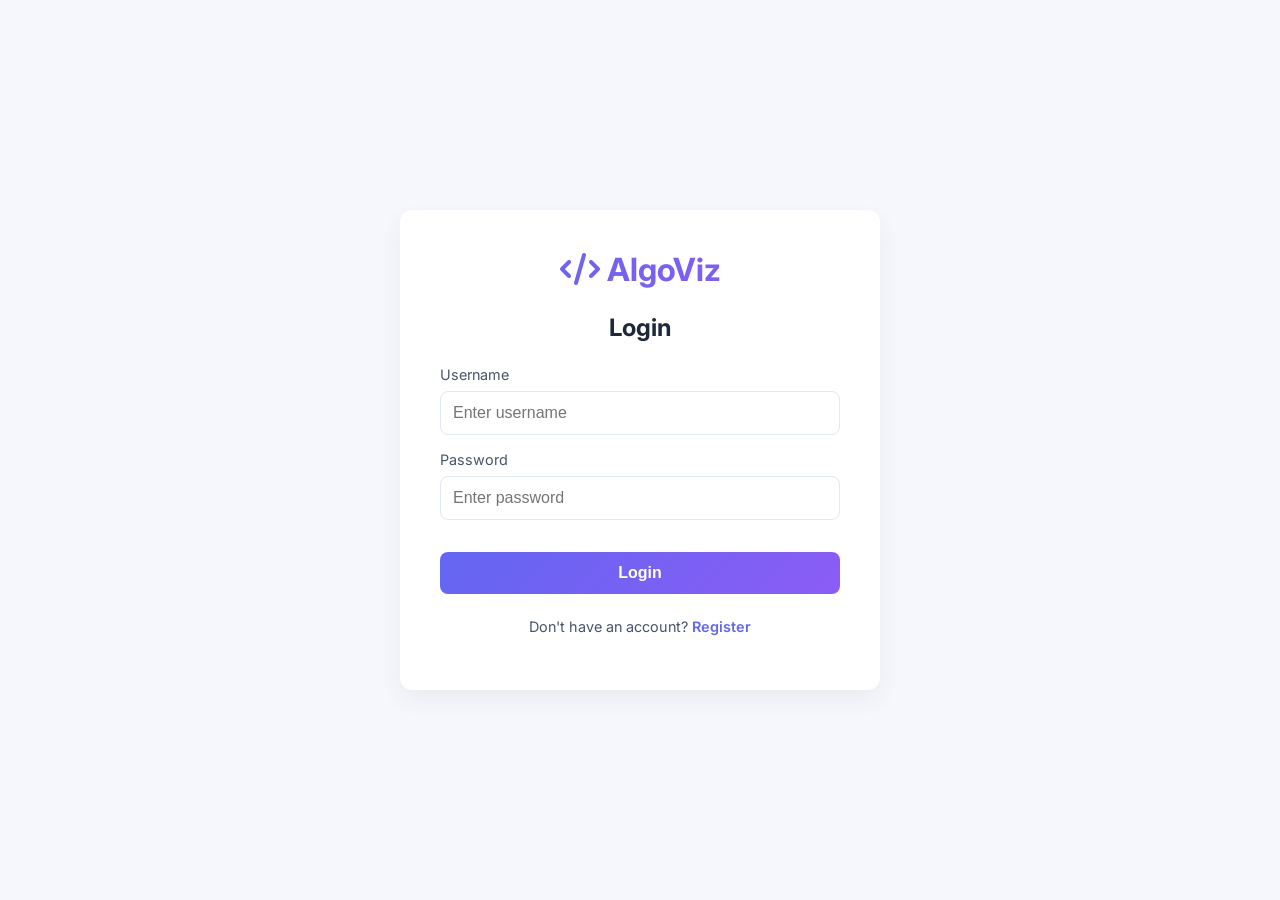
<file: index.html>
<!DOCTYPE html>
<html lang="en">
<head>
    <meta charset="UTF-8">
    <meta name="viewport" content="width=device-width, initial-scale=1.0">
    <title>AlgoViz - Login & Registration</title>
    <link href="https://fonts.googleapis.com/css2?family=Inter:wght@400;600;700&display=swap" rel="stylesheet">
    <link rel="stylesheet" href="https://cdnjs.cloudflare.com/ajax/libs/font-awesome/6.0.0-beta3/css/all.min.css">
    <style>
        :root {
            --bg-body: #f5f7fc;
            --bg-card: #ffffff;
            --accent-1: #6366f1;
            --gradient-main: linear-gradient(135deg, #6366f1, #8b5cf6);
            --text-primary: #1e293b;
            --text-secondary: #475569;
            --radius: 12px;
            --transition: 0.3s ease;
        }
        body {
            font-family: 'Inter', sans-serif;
            background: var(--bg-body);
            display: flex;
            align-items: center;
            justify-content: center;
            height: 100vh;
            margin: 0;
        }
        .container {
            background: var(--bg-card);
            padding: 2.5rem;
            border-radius: var(--radius);
            box-shadow: 0 10px 25px rgba(0,0,0,0.05);
            width: 100%;
            max-width: 400px;
            text-align: center;
        }
        .logo {
            font-size: 2rem;
            font-weight: 700;
            margin-bottom: 1.5rem;
            background: var(--gradient-main);
            -webkit-background-clip: text;
            -webkit-text-fill-color: transparent;
        }
        h2 { color: var(--text-primary); margin-bottom: 1.5rem; }
        .form-group { margin-bottom: 1rem; text-align: left; }
        label { display: block; margin-bottom: 0.5rem; font-size: 0.9rem; color: var(--text-secondary); }
        input {
            width: 100%;
            padding: 0.75rem;
            border: 1px solid #e2e8f0;
            border-radius: 8px;
            font-size: 1rem;
            transition: var(--transition);
            box-sizing: border-box;
        }
        input:focus { outline: none; border-color: var(--accent-1); box-shadow: 0 0 0 3px rgba(99, 102, 241, 0.1); }
        .btn {
            width: 100%;
            padding: 0.75rem;
            background: var(--gradient-main);
            color: white;
            border: none;
            border-radius: 8px;
            font-size: 1rem;
            font-weight: 600;
            cursor: pointer;
            margin-top: 1rem;
            transition: var(--transition);
        }
        .btn:hover { opacity: 0.9; transform: translateY(-1px); }
        .btn:disabled { opacity: 0.6; cursor: not-allowed; transform: none; }
        .toggle-link { margin-top: 1.5rem; font-size: 0.9rem; color: var(--text-secondary); }
        .toggle-link a { color: var(--accent-1); text-decoration: none; font-weight: 600; cursor: pointer; }
        .error { color: #ef4444; font-size: 0.85rem; margin-top: 0.5rem; display: none; }
        .success { color: #10b981; font-size: 0.85rem; margin-top: 0.5rem; display: none; }
        .spinner {
            display: inline-block;
            width: 16px;
            height: 16px;
            border: 2px solid rgba(255,255,255,0.3);
            border-radius: 50%;
            border-top-color: #fff;
            animation: spin 0.6s linear infinite;
            vertical-align: middle;
            margin-right: 6px;
        }
        @keyframes spin { to { transform: rotate(360deg); } }
    </style>
</head>
<body>
    <div class="container">
        <div class="logo"><i class="fas fa-code"></i> AlgoViz</div>
        <div id="loginForm">
            <h2>Login</h2>
            <div class="form-group">
                <label>Username</label>
                <input type="text" id="loginUser" placeholder="Enter username" autocomplete="username">
            </div>
            <div class="form-group">
                <label>Password</label>
                <input type="password" id="loginPass" placeholder="Enter password" autocomplete="current-password">
            </div>
            <button class="btn" id="loginBtn" onclick="login()">Login</button>
            <p id="loginError" class="error">Invalid credentials!</p>
            <p class="toggle-link">Don't have an account? <a onclick="toggleForms()">Register</a></p>
        </div>
        <div id="registerForm" style="display: none;">
            <h2>Register</h2>
            <div class="form-group">
                <label>Username</label>
                <input type="text" id="regUser" placeholder="Choose a username" autocomplete="username">
            </div>
            <div class="form-group">
                <label>Password</label>
                <input type="password" id="regPass" placeholder="Choose a password" autocomplete="new-password">
            </div>
            <button class="btn" id="regBtn" onclick="register()">Register</button>
            <p id="regError" class="error">Registration failed!</p>
            <p id="regSuccess" class="success">Registration successful!</p>
            <p class="toggle-link">Already have an account? <a onclick="toggleForms()">Login</a></p>
        </div>
    </div>

    <script>
        // Auto-redirect: if opened directly (file://), redirect to localhost server for proper PHP/session support
        if (window.location.protocol === 'file:') {
            window.location.replace('http://localhost/algoviz/index.html');
        }
        const API_BASE = window.location.origin + window.location.pathname.replace(/[^/]*$/, '');

        function toggleForms() {
            document.getElementById('loginForm').style.display = document.getElementById('loginForm').style.display === 'none' ? 'block' : 'none';
            document.getElementById('registerForm').style.display = document.getElementById('registerForm').style.display === 'none' ? 'block' : 'none';
            document.getElementById('loginError').style.display = 'none';
            document.getElementById('regError').style.display = 'none';
            document.getElementById('regSuccess').style.display = 'none';
        }

        function setLoading(btnId, isLoading) {
            const btn = document.getElementById(btnId);
            if (isLoading) {
                btn.disabled = true;
                btn.innerHTML = '<span class="spinner"></span> Processing...';
            } else {
                btn.disabled = false;
                btn.innerHTML = btnId === 'loginBtn' ? 'Login' : 'Register';
            }
        }

        async function apiCall(endpoint, data) {
            const response = await fetch(API_BASE + endpoint, {
                method: 'POST',
                headers: { 'Content-Type': 'application/json' },
                credentials: 'same-origin',
                body: JSON.stringify(data)
            });
            return await response.json();
        }

        async function register() {
            const user = document.getElementById('regUser').value.trim();
            const pass = document.getElementById('regPass').value;
            if (!user || !pass) return;

            setLoading('regBtn', true);
            document.getElementById('regError').style.display = 'none';
            document.getElementById('regSuccess').style.display = 'none';

            try {
                const result = await apiCall('register.php', { username: user, password: pass });
                if (result.success) {
                    document.getElementById('regSuccess').style.display = 'block';
                    document.getElementById('regSuccess').textContent = 'Registration successful! Please login.';
                    setTimeout(() => {
                        toggleForms();
                        document.getElementById('loginUser').value = user;
                    }, 1200);
                } else {
                    document.getElementById('regError').textContent = result.message || 'Registration failed!';
                    document.getElementById('regError').style.display = 'block';
                }
            } catch (err) {
                document.getElementById('regError').textContent = 'Connection error. Is XAMPP running?';
                document.getElementById('regError').style.display = 'block';
            } finally {
                setLoading('regBtn', false);
            }
        }

        async function login() {
            const user = document.getElementById('loginUser').value.trim();
            const pass = document.getElementById('loginPass').value;
            if (!user || !pass) return;

            setLoading('loginBtn', true);
            document.getElementById('loginError').style.display = 'none';

            try {
                const result = await apiCall('login.php', { username: user, password: pass });
                if (result.success) {
                    window.location.href = 'dashboard.html';
                } else {
                    document.getElementById('loginError').textContent = result.message || 'Invalid credentials!';
                    document.getElementById('loginError').style.display = 'block';
                }
            } catch (err) {
                document.getElementById('loginError').textContent = 'Connection error. Is XAMPP running?';
                document.getElementById('loginError').style.display = 'block';
            } finally {
                setLoading('loginBtn', false);
            }
        }

        // Enter key support
        document.addEventListener('keydown', function(e) {
            if (e.key === 'Enter') {
                if (document.getElementById('loginForm').style.display !== 'none') login();
                else register();
            }
        });
    </script>
</body>
</html>
</file>
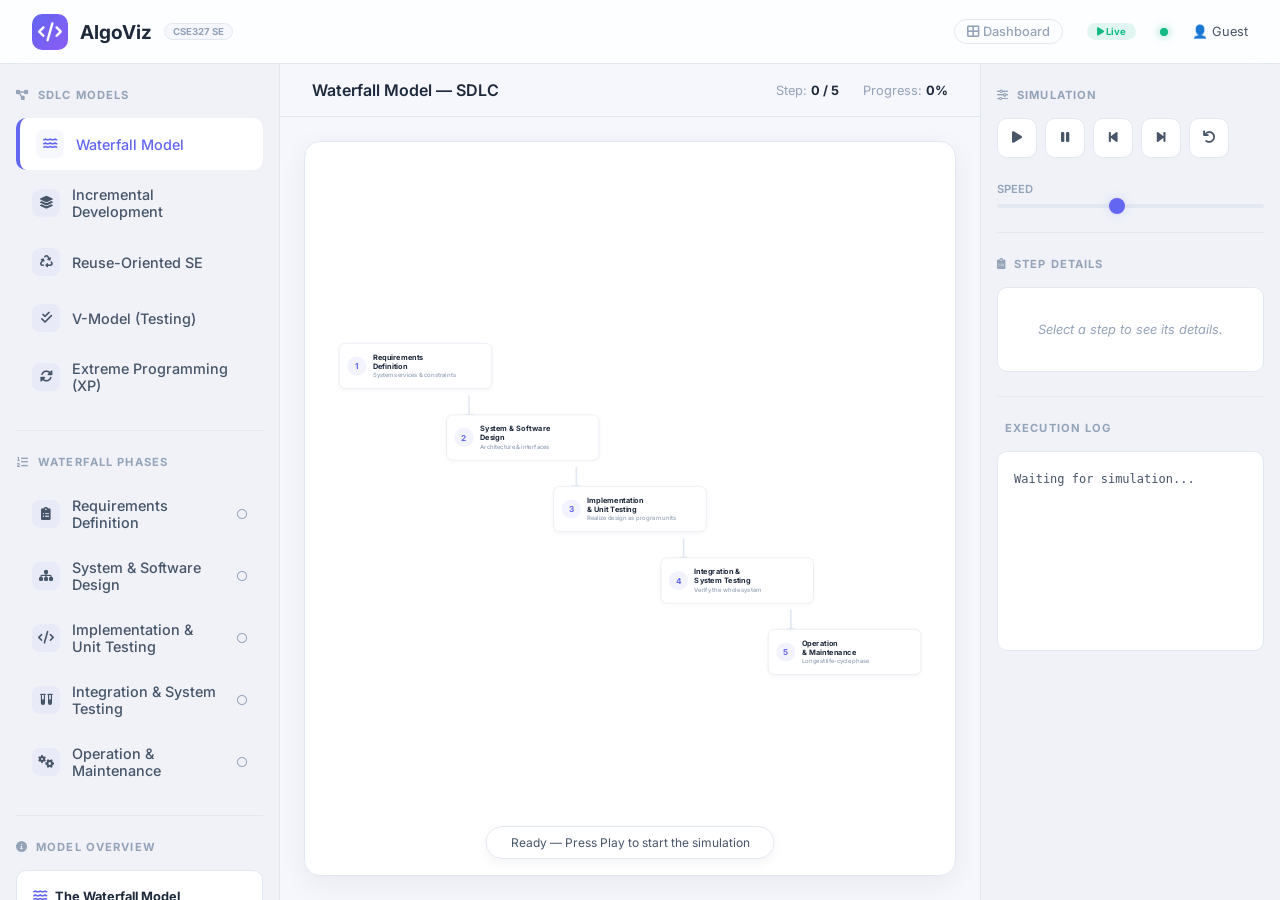
<file: cse327/index.html>
<!DOCTYPE html>
<html lang="en">
<head>
    <meta charset="UTF-8" />
    <meta name="viewport" content="width=device-width, initial-scale=1.0" />
    <title>AlgoViz · CSE327 — SDLC Models</title>

    <!-- Google Fonts -->
    <link href="https://fonts.googleapis.com/css2?family=Inter:opsz,wght@14..32,400;14..32,500;14..32,600;14..32,700&display=swap" rel="stylesheet" />
    <!-- Font Awesome 6 -->
    <link rel="stylesheet" href="https://cdnjs.cloudflare.com/ajax/libs/font-awesome/6.0.0-beta3/css/all.min.css" />

    <link rel="stylesheet" href="style.css" />
</head>
<body>

    <!-- ——— HEADER ——— -->
    <header class="header">
        <div class="header-brand">
            <div class="brand-icon"><i class="fas fa-code"></i></div>
            <span>AlgoViz</span>
            <span class="version-badge">CSE327 SE</span>
        </div>
        <div class="header-actions">
            <a href="../dashboard.html" class="back-link"><i class="fas fa-th-large"></i> Dashboard</a>
            <span class="badge"><i class="fas fa-play"></i> Live</span>
            <span class="status-dot"></span>
            <span id="userDisplay">👤 Guest</span>
        </div>
    </header>

    <div class="app-wrapper">

        <!-- Sidebar Left: Model Selection + Phases -->
        <aside class="sidebar-left" id="sidebar">
            <div class="section-title"><i class="fas fa-diagram-project"></i> SDLC Models</div>

            <div class="algo-group" id="modelNav">
                <div class="model-item active" data-model="waterfall">
                    <span class="icon"><i class="fas fa-water"></i></span>
                    <span class="label">Waterfall Model</span>
                </div>
                <div class="model-item" data-model="incremental">
                    <span class="icon"><i class="fas fa-layer-group"></i></span>
                    <span class="label">Incremental Development</span>
                </div>
                <div class="model-item" data-model="reuse">
                    <span class="icon"><i class="fas fa-recycle"></i></span>
                    <span class="label">Reuse-Oriented SE</span>
                </div>
                <div class="model-item" data-model="vmodel">
                    <span class="icon"><i class="fas fa-check-double"></i></span>
                    <span class="label">V-Model (Testing)</span>
                </div>
                <div class="model-item" data-model="xp">
                    <span class="icon"><i class="fas fa-sync-alt"></i></span>
                    <span class="label">Extreme Programming (XP)</span>
                </div>
            </div>

            <hr class="divider" />

            <div class="section-title" id="phaseSectionTitle"><i class="fas fa-list-ol"></i> Waterfall Phases</div>

            <div class="algo-group" id="stageNav"></div>

            <hr class="divider" />

            <div class="panel-title"><i class="fas fa-circle-info"></i> Model Overview</div>
            <div class="info-container" id="modelOverview">
                <span class="info-title"><i class="fas fa-water"></i> The Waterfall Model</span>
                <p class="info-desc">
                    A <strong>sequential</strong> SDLC approach: each phase flows into the
                    next like a waterfall and must be completed before the following one begins.
                </p>
                <ul class="info-steps">
                    <li>Linear — no overlapping phases</li>
                    <li>Documentation-driven</li>
                    <li>Review &amp; sign-off at each step</li>
                    <li>Best when requirements are stable</li>
                </ul>
            </div>
        </aside>

        <!-- Main Visualization Area -->
        <main class="center-area">
            <div class="viz-header">
                <div class="viz-title">
                    <span id="currentModelName">Waterfall Model — SDLC</span>
                </div>
                <div class="viz-stats">
                    <span>Step: <span class="num" id="phaseCount">0 / 5</span></span>
                    <span>Progress: <span class="num" id="progressPct">0%</span></span>
                </div>
            </div>

            <div class="viz-canvas-wrapper">
                <div id="vizContainer" class="viz-container">
                    <div class="waterfall-stage" id="waterfallStage">
                        <svg id="flowSvg" viewBox="0 0 960 560" preserveAspectRatio="xMidYMid meet"></svg>
                        <!-- Diagram elements injected by app.js -->
                    </div>
                    <div id="statusMsg" class="status-msg">Ready — Press Play to start the simulation</div>
                </div>
            </div>
        </main>

        <!-- Sidebar Right: Controls & Details -->
        <aside class="sidebar-right">
            <div class="panel-title"><i class="fas fa-sliders-h"></i> Simulation</div>

            <div class="control-group">
                <div class="controls-actions">
                    <button class="btn-icon" id="playBtn" title="Play"><i class="fas fa-play"></i></button>
                    <button class="btn-icon" id="pauseBtn" title="Pause"><i class="fas fa-pause"></i></button>
                    <button class="btn-icon" id="prevBtn" title="Previous Step"><i class="fas fa-step-backward"></i></button>
                    <button class="btn-icon" id="nextBtn" title="Next Step"><i class="fas fa-step-forward"></i></button>
                    <button class="btn-icon" id="resetBtn" title="Reset"><i class="fas fa-undo"></i></button>
                </div>

                <div class="slider-control">
                    <label>Speed</label>
                    <input type="range" id="speedSlider" min="1" max="10" value="5" />
                </div>
            </div>

            <hr class="divider" />

            <div class="panel-title"><i class="fas fa-clipboard-list"></i> Step Details</div>
            <div class="info-container" id="stageInfo">
                <div class="info-placeholder">Select a step to see its details.</div>
            </div>

            <hr class="divider" />

            <div class="panel-title"><i class="fas fa-chart-simple"></i> Execution Log</div>
            <div class="log-container" id="executionLog">
                <div class="log-entry">Waiting for simulation...</div>
            </div>
        </aside>

    </div>

    <script src="app.js"></script>
</body>
</html>
</file>
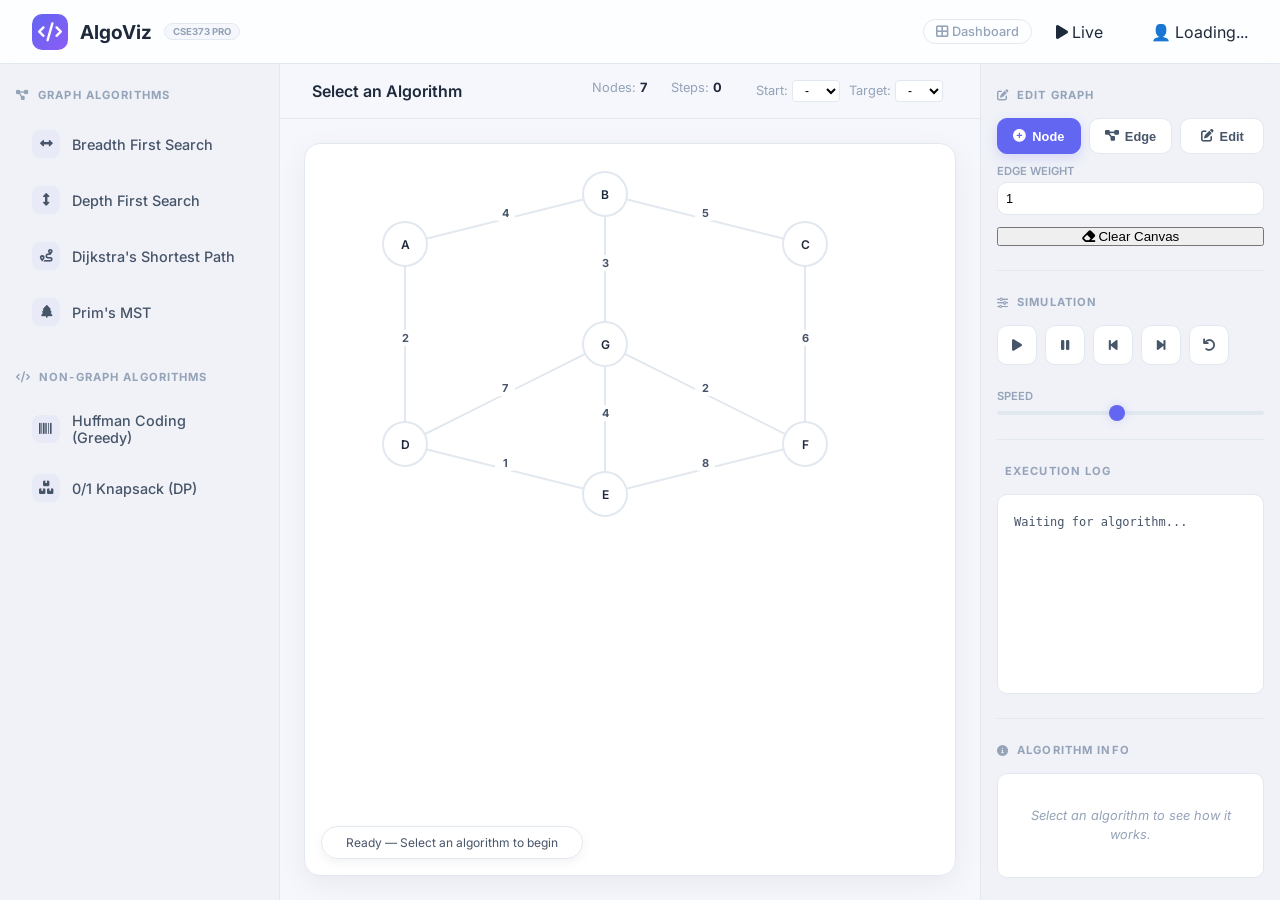
<file: cse373/index.html>
<!DOCTYPE html>
<html lang="en">
<head>
    <meta charset="UTF-8" />
    <meta name="viewport" content="width=device-width, initial-scale=1.0" />
    <title>AlgoViz · Professional CSE373</title>

    <!-- Google Fonts -->
    <link href="https://fonts.googleapis.com/css2?family=Inter:opsz,wght@14..32,400;14..32,500;14..32,600;14..32,700&display=swap" rel="stylesheet" />
    <!-- Font Awesome 6 -->
    <link rel="stylesheet" href="https://cdnjs.cloudflare.com/ajax/libs/font-awesome/6.0.0-beta3/css/all.min.css" />

    <!-- Modular Styles -->
    <link rel="stylesheet" href="css/main.css" />
    <link rel="stylesheet" href="css/graph.css" />
    <link rel="stylesheet" href="css/controls.css" />
</head>
<body>

    <!-- Header Component -->
    <header class="header">
        <div class="header-brand">
            <div class="brand-icon"><i class="fas fa-code"></i></div>
            <span>AlgoViz</span>
            <span class="version-badge">CSE373 PRO</span>
        </div>
        <div class="header-actions">
            <a href="../dashboard.html" class="back-link"><i class="fas fa-th-large"></i> Dashboard</a>
            <span class="badge"><i class="fas fa-play"></i> Live</span>
            <span class="status-dot"></span>
            <span id="userDisplay">👤 Loading...</span>
        </div>
    </header>

    <div class="app-wrapper">

        <!-- Sidebar Left: Algorithm Selection -->
        <aside class="sidebar-left" id="sidebar">
            <div class="section-title"><i class="fas fa-diagram-project"></i> Graph Algorithms</div>

            <div class="algo-group">
                <div class="algo-item" data-algo="BFS">
                    <span class="icon"><i class="fas fa-arrows-alt-h"></i></span>
                    <span class="label">Breadth First Search</span>
                </div>
                <div class="algo-item" data-algo="DFS">
                    <span class="icon"><i class="fas fa-arrows-alt-v"></i></span>
                    <span class="label">Depth First Search</span>
                </div>
                <div class="algo-item" data-algo="DIJKSTRA">
                    <span class="icon"><i class="fas fa-route"></i></span>
                    <span class="label">Dijkstra's Shortest Path</span>
                </div>
                <div class="algo-item" data-algo="PRIM">
                    <span class="icon"><i class="fas fa-tree"></i></span>
                    <span class="label">Prim's MST</span>
                </div>
            </div>

            <div class="algo-group" style="margin-top: 2rem;">
                <div class="section-title"><i class="fas fa-code"></i> Non-Graph Algorithms</div>
                <div class="algo-item" data-algo="GREEDY">
                    <span class="icon"><i class="fas fa-barcode"></i></span>
                    <span class="label">Huffman Coding (Greedy)</span>
                </div>
                <div class="algo-item" data-algo="KNAPSACK">
                    <span class="icon"><i class="fas fa-boxes-stacked"></i></span>
                    <span class="label">0/1 Knapsack (DP)</span>
                </div>
            </div>
        </aside>

        <!-- Main Visualization Area -->
        <main class="center-area">
            <div class="viz-header">
                <div class="viz-title">
                    <span id="currentAlgoName">Select an Algorithm</span>
                </div>
                <div class="viz-stats">
                    <span id="nodeCountContainer">Nodes: <span class="num" id="nodeCount">0</span></span>
                    <span>Steps: <span class="num" id="stepCount">0</span></span>
                    <span id="pathLengthContainer" style="display:none; margin-left:10px;">
                        Path Length: <span class="num" id="pathLength">0</span>
                    </span>
                    <span id="startNodeContainer" style="margin-left: 10px;">
                        Start: <select id="startNodeSelect" class="small-select"><option value="">-</option></select>
                        Target: <select id="targetNodeSelect" class="small-select"><option value="">-</option></select>
                    </span>
                </div>
            </div>

            <div class="viz-canvas-wrapper">
                <div id="vizContainer" class="viz-container">
                    <svg id="graphSvg" width="100%" height="100%"></svg>
                    <div id="tableContainer" class="table-container" style="display: none;"></div>
                    <div id="stepDetailBox" class="step-detail-box" style="display: none;"></div>
                    <div id="statusMsg" class="status-msg">Ready — Select an algorithm to begin</div>
                </div>
            </div>
        </main>

        <!-- Sidebar Right: Controls & Stats -->
        <aside class="sidebar-right">
            <div id="algoParamsPanel" style="display: none;">
                <div class="panel-title"><i class="fas fa-sliders-h"></i> Parameters</div>

                <div id="huffmanParams" style="display: none;">
                    <label class="control-label">Input String</label>
                    <div class="input-row">
                        <input type="text" id="huffmanInput" value="AABBBC" placeholder="e.g. AABBBC" style="width: 100%;" />
                    </div>
                    <p class="param-hint">Characters are counted into a frequency HashMap, then greedily merged into a Huffman tree.</p>
                </div>

                <div id="knapsackParams" style="display: none;">
                    <label class="control-label">Capacity</label>
                    <div class="input-row">
                        <input type="number" id="knapsackCapacity" value="11" min="1" max="50" style="width: 100%;" />
                    </div>
                    <label class="control-label" style="margin-top: 10px;">Items (weight:value)</label>
                    <div class="input-row">
                        <input type="text" id="knapsackItems" value="1:1,2:6,5:18,6:22,7:28" placeholder="w:v,w:v,..." style="width: 100%;" />
                    </div>
                    <p class="param-hint">Comma-separated items in the form weight:value.</p>
                </div>
            </div>

            <div id="editGraphPanel">
                <div class="panel-title"><i class="fas fa-edit"></i> Edit Graph</div>
                <div class="mode-toggle">
                    <button class="btn-mode active" id="nodeModeBtn" title="Place Nodes"><i class="fas fa-plus-circle"></i> Node</button>
                    <button class="btn-mode" id="edgeModeBtn" title="Draw Edges"><i class="fas fa-project-diagram"></i> Edge</button>
                    <button class="btn-mode" id="editModeBtn" title="Edit Elements"><i class="fas fa-edit"></i> Edit</button>
                </div>
                <div class="control-group" style="margin-top: 10px;">
                    <label class="control-label">Edge Weight</label>
                    <div class="input-row">
                        <input type="number" id="edgeWeightInput" value="1" min="1" max="99" style="width: 100%;" />
                    </div>
                </div>
                <div class="data-actions-row" style="margin-top: 10px;">
                    <button class="btn btn-warning" id="clearGraphBtn" style="width: 100%;"><i class="fas fa-eraser"></i> Clear Canvas</button>
                </div>
            </div>

            <hr class="divider" />

            <div class="panel-title"><i class="fas fa-sliders-h"></i> Simulation</div>

            <div class="control-group">
                <div class="controls-actions">
                    <button class="btn-icon" id="playBtn" title="Play"><i class="fas fa-play"></i></button>
                    <button class="btn-icon" id="pauseBtn" title="Pause"><i class="fas fa-pause"></i></button>
                    <button class="btn-icon" id="prevBtn" title="Step Backward"><i class="fas fa-step-backward"></i></button>
                    <button class="btn-icon" id="nextBtn" title="Step Forward"><i class="fas fa-step-forward"></i></button>
                    <button class="btn-icon" id="resetBtn" title="Reset"><i class="fas fa-undo"></i></button>
                </div>

                <div class="slider-control">
                    <label>Speed</label>
                    <input type="range" id="speedSlider" min="1" max="10" value="5" />
                </div>
            </div>

            <hr class="divider" />

            <div class="panel-title"><i class="fas fa-chart-simple"></i> Execution Log</div>
            <div class="log-container" id="executionLog">
                <div class="log-entry">Waiting for algorithm...</div>
            </div>

            <hr class="divider" />

            <div class="panel-title"><i class="fas fa-circle-info"></i> Algorithm Info</div>
            <div class="info-container" id="algoInfo">
                <div class="info-placeholder">Select an algorithm to see how it works.</div>
            </div>
        </aside>

    </div>

    <!-- Main Entry Point -->
    <script type="module" src="js/app.js"></script>
</body>
</html>
</file>
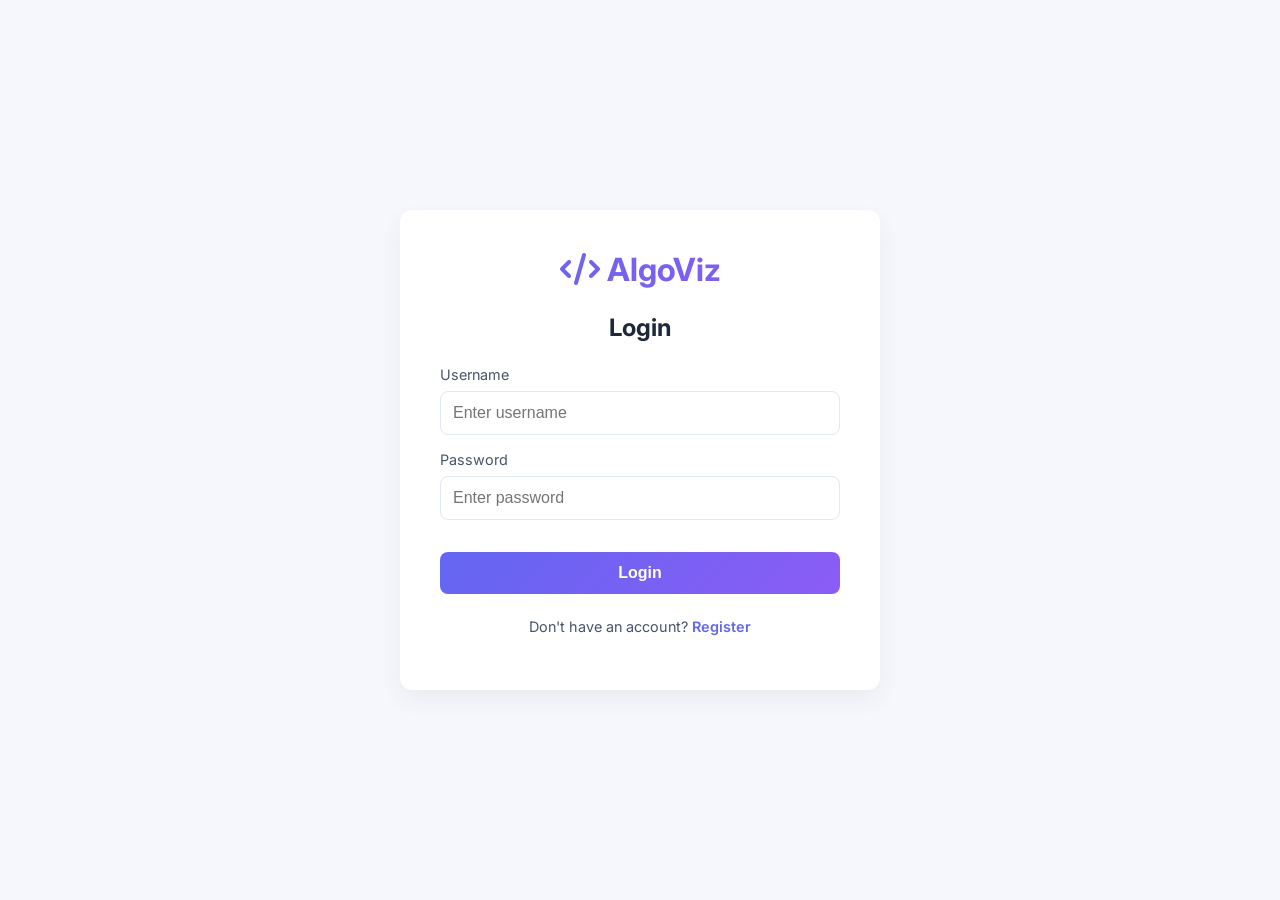
<file: dashboard.html>
<!DOCTYPE html>
<html lang="en">
<head>
    <meta charset="UTF-8">
    <meta name="viewport" content="width=device-width, initial-scale=1.0">
    <title>AlgoViz - Dashboard</title>
    <link href="https://fonts.googleapis.com/css2?family=Inter:wght@400;600;700&display=swap" rel="stylesheet">
    <link rel="stylesheet" href="https://cdnjs.cloudflare.com/ajax/libs/font-awesome/6.0.0-beta3/css/all.min.css">
    <style>
        :root {
            --bg-body: #f5f7fc;
            --bg-card: #ffffff;
            --accent-1: #6366f1;
            --gradient-main: linear-gradient(135deg, #6366f1, #8b5cf6);
            --text-primary: #1e293b;
            --text-secondary: #475569;
            --radius: 16px;
            --transition: 0.3s ease;
        }
        body {
            font-family: 'Inter', sans-serif;
            background: var(--bg-body);
            margin: 0;
            display: flex;
            flex-direction: column;
            min-height: 100vh;
        }
        .header {
            background: var(--bg-card);
            padding: 1rem 2rem;
            display: flex;
            justify-content: space-between;
            align-items: center;
            box-shadow: 0 2px 10px rgba(0,0,0,0.05);
        }
        .logo {
            font-size: 1.5rem;
            font-weight: 700;
            background: var(--gradient-main);
            -webkit-background-clip: text;
            -webkit-text-fill-color: transparent;
        }
        .user-info { display: flex; align-items: center; gap: 1rem; }
        .main-content {
            flex: 1;
            padding: 3rem 2rem;
            max-width: 1200px;
            margin: 0 auto;
            width: 100%;
        }
        h1 { color: var(--text-primary); margin-bottom: 2rem; }
        .course-grid {
            display: grid;
            grid-template-columns: repeat(auto-fit, minmax(300px, 1fr));
            gap: 2rem;
        }
        .course-card {
            background: var(--bg-card);
            padding: 2rem;
            border-radius: var(--radius);
            box-shadow: 0 8px 20px rgba(0,0,0,0.04);
            transition: var(--transition);
            text-decoration: none;
            color: inherit;
            display: flex;
            flex-direction: column;
            align-items: flex-start;
            border: 1px solid transparent;
        }
        .course-card:hover {
            transform: translateY(-5px);
            border-color: var(--accent-1);
            box-shadow: 0 12px 30px rgba(99, 102, 241, 0.1);
        }
        .course-card i {
            font-size: 2.5rem;
            margin-bottom: 1rem;
            color: var(--accent-1);
        }
        .course-card h3 { margin: 0 0 0.5rem 0; color: var(--text-primary); }
        .course-card p { margin: 0; color: var(--text-secondary); font-size: 0.9rem; }
        .course-card .badge-new {
            font-size: 0.6rem;
            font-weight: 700;
            text-transform: uppercase;
            letter-spacing: 0.06em;
            padding: 3px 12px;
            border-radius: 100px;
            background: rgba(16, 185, 129, 0.12);
            color: #10b981;
            border: 1px solid rgba(16, 185, 129, 0.15);
            margin-top: 0.75rem;
        }
        .btn-logout {
            padding: 0.5rem 1rem;
            background: #ef4444;
            color: white;
            border: none;
            border-radius: 8px;
            cursor: pointer;
            transition: 0.2s ease;
        }
        .btn-logout:hover { background: #dc2626; }
        .history-link {
            color: var(--accent-1);
            text-decoration: none;
            font-weight: 600;
        }
        .profile-link {
            color: var(--text-secondary);
            text-decoration: none;
            font-size: 0.85rem;
        }
    </style>
</head>
<body>
    <header class="header">
        <div class="logo">AlgoViz</div>
        <div class="user-info">
            <a href="history.html" class="history-link"><i class="fas fa-history"></i> My History</a>
            <span id="userName">Student</span>
            <button class="btn-logout" onclick="logout()">Logout</button>
        </div>
    </header>

    <main class="main-content">
        <h1>Select your course</h1>
        <div class="course-grid">
            <a href="cse373/index.html" class="course-card" onclick="trackCourse('CSE373 - Analysis of Algorithms')">
                <i class="fas fa-project-diagram"></i>
                <h3>CSE373</h3>
                <p>Design and Analysis of Algorithms</p>
            </a>
            <a href="cse225.html" class="course-card" onclick="trackCourse('CSE225 - Data Structures')">
                <i class="fas fa-database"></i>
                <h3>CSE225</h3>
                <p>Data Structures & Algorithms</p>

            </a>
            <a href="cse327/index.html" class="course-card" onclick="trackCourse('CSE327 - Software Engineering')">
                <i class="fas fa-laptop-code"></i>
                <h3>CSE327</h3>
                <p>Software Engineering</p>
            </a>

        </div>
    </main>

    <script>
        // Auto-redirect: if opened directly (file://), redirect to localhost server for proper PHP/session support
        if (window.location.protocol === 'file:') {
            window.location.replace('http://localhost/algoviz/dashboard.html');
        }
        const API_BASE = window.location.origin + window.location.pathname.replace(/[^/]*$/, '');

        // Check if user is logged in via PHP session
        async function checkAuth() {
            try {
                const response = await fetch(API_BASE + 'user.php', { credentials: 'same-origin' });
                const result = await response.json();
                if (result.authenticated && result.user) {
                    document.getElementById('userName').textContent = '👤 ' + result.user.username;
                } else {
                    window.location.href = 'index.html';
                }
            } catch (err) {
                // Fallback: check localStorage for backward compatibility
                const currentUser = localStorage.getItem('currentUser');
                if (currentUser) {
                    document.getElementById('userName').textContent = '👤 ' + currentUser;
                } else {
                    window.location.href = 'index.html';
                }
            }
        }

        checkAuth();

        async function logout() {
            try {
                await fetch(API_BASE + 'logout.php', { method: 'GET', credentials: 'same-origin' });
            } catch (err) {
                // Ignore errors
            }
            localStorage.removeItem('currentUser');
            window.location.href = 'index.html';
        }

        async function trackCourse(courseName) {
            try {                    await fetch(API_BASE + 'history.php', {
                        method: 'POST',
                        headers: { 'Content-Type': 'application/json' },
                        credentials: 'same-origin',
                        body: JSON.stringify({ action: 'Accessed ' + courseName })
                    });
            } catch (err) {
                // Fallback to localStorage
                let users = JSON.parse(localStorage.getItem('users') || '{}');
                const currentUser = localStorage.getItem('currentUser');
                if (users[currentUser]) {
                    users[currentUser].history.push({ 
                        action: `Accessed ${courseName}`, 
                        time: new Date().toLocaleString() 
                    });
                    localStorage.setItem('users', JSON.stringify(users));
                }
            }
        }
    </script>
</body>
</html>
</file>
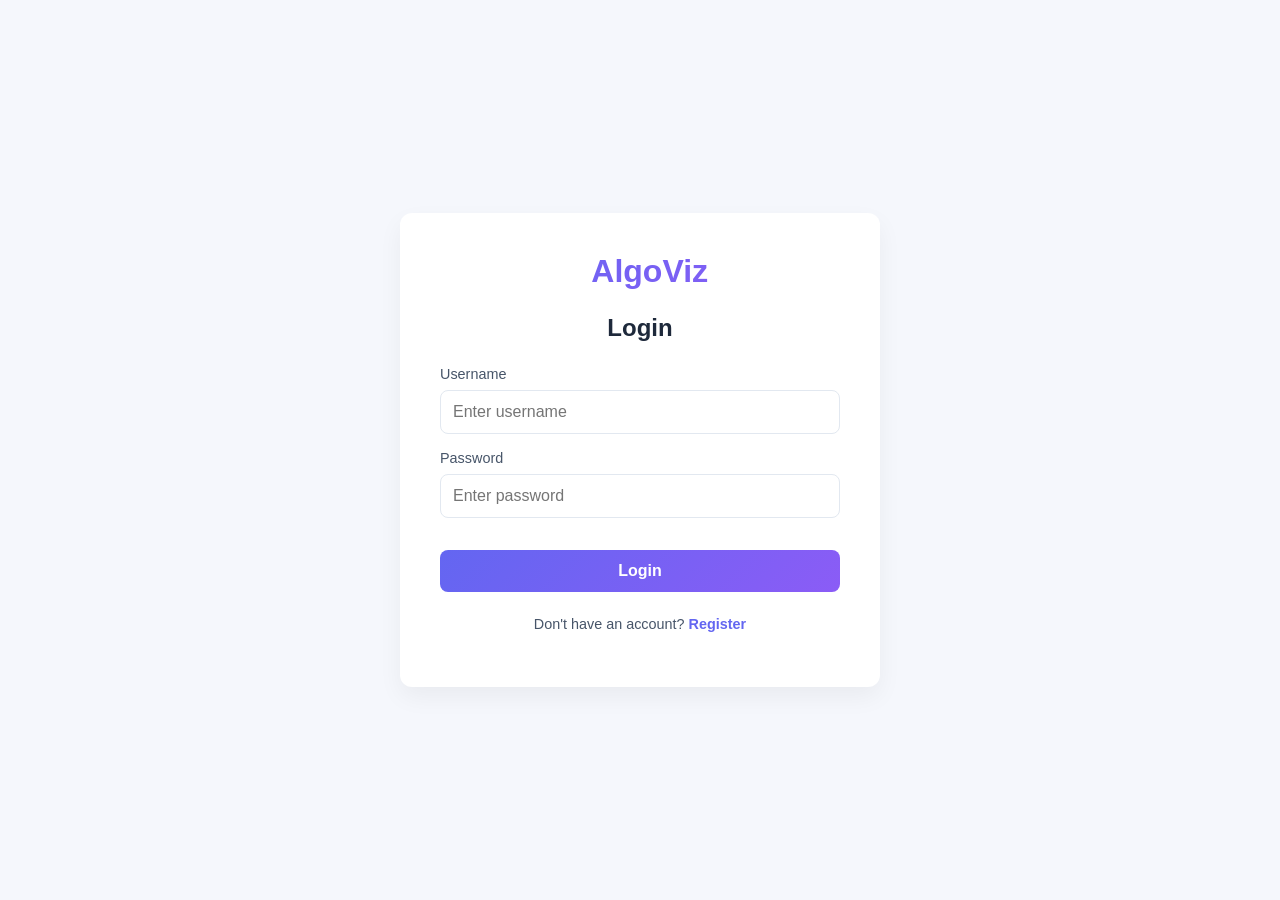
<file: history.html>
<!DOCTYPE html>
<html lang="en">
<head>
    <meta charset="UTF-8">
    <meta name="viewport" content="width=device-width, initial-scale=1.0">
    <title>AlgoViz - History</title>
    <link href="https://fonts.googleapis.com/css2?family=Inter:wght@400;600;700&display=swap" rel="stylesheet">
    <link rel="stylesheet" href="https://cdnjs.cloudflare.com/ajax/libs/font-awesome/6.0.0-beta3/css/all.min.css">
    <style>
        :root {
            --bg-body: #f5f7fc;
            --bg-card: #ffffff;
            --accent-1: #6366f1;
            --text-primary: #1e293b;
            --text-secondary: #475569;
            --radius: 12px;
        }
        body { font-family: 'Inter', sans-serif; background: var(--bg-body); margin: 0; padding: 2rem; }
        .container { max-width: 800px; margin: 0 auto; background: var(--bg-card); padding: 2rem; border-radius: var(--radius); box-shadow: 0 4px 20px rgba(0,0,0,0.05); }
        .header { display: flex; justify-content: space-between; align-items: center; margin-bottom: 2rem; }
        h1 { margin: 0; color: var(--text-primary); }
        .btn-back { text-decoration: none; color: var(--accent-1); font-weight: 600; }
        table { width: 100%; border-collapse: collapse; margin-top: 1rem; }
        th, td { text-align: left; padding: 1rem; border-bottom: 1px solid #e2e8f0; }
        th { color: var(--text-secondary); font-size: 0.9rem; text-transform: uppercase; letter-spacing: 0.05em; }
        tr:last-child td { border-bottom: none; }
        tr:hover td { background: #f8fafc; }
        .empty-msg { text-align: center; color: var(--text-secondary); padding: 2rem; }
        .loading-msg { text-align: center; color: var(--text-secondary); padding: 2rem; }
        .loading-msg i { font-size: 1.5rem; margin-bottom: 0.5rem; color: var(--accent-1); }
        @keyframes spin { to { transform: rotate(360deg); } }
        .fa-spinner { animation: spin 1s linear infinite; }
        .stat-badge {
            display: inline-block;
            font-size: 0.75rem;
            padding: 0.25rem 0.75rem;
            border-radius: 100px;
            background: rgba(99, 102, 241, 0.08);
            color: var(--accent-1);
            margin-bottom: 1rem;
        }
    </style>
</head>
<body>
    <div class="container">
        <div class="header">
            <h1><i class="fas fa-history" style="color: var(--accent-1); margin-right: 10px;"></i> Usage History</h1>
            <a href="dashboard.html" class="btn-back"><i class="fas fa-arrow-left"></i> Back to Dashboard</a>
        </div>
        <div id="loadingMsg" class="loading-msg">
            <i class="fas fa-spinner fa-spinner"></i>
            <p>Loading your history...</p>
        </div>
        <div id="historyTable" style="display: none;">
            <div class="stat-badge" id="historyCount">0 entries</div>
            <table>
                <thead>
                    <tr>
                        <th>Action</th>
                        <th>Timestamp</th>
                    </tr>
                </thead>
                <tbody id="historyBody">
                </tbody>
            </table>
        </div>
        <p id="emptyMsg" class="empty-msg" style="display: none;">
            <i class="fas fa-inbox" style="font-size: 2rem; color: var(--text-secondary); opacity: 0.4; display: block; margin-bottom: 0.5rem;"></i>
            No history found. Start exploring courses!
        </p>
    </div>

    <script>
        // Auto-redirect: if opened directly (file://), redirect to localhost server for proper PHP/session support
        if (window.location.protocol === 'file:') {
            window.location.replace('http://localhost/algoviz/history.html');
        }
        const API_BASE = window.location.origin + window.location.pathname.replace(/[^/]*$/, '');

        async function loadHistory() {
            try {
                // Try PHP backend first
                const response = await fetch(API_BASE + 'history.php', { credentials: 'same-origin' });
                const result = await response.json();
                
                document.getElementById('loadingMsg').style.display = 'none';
                
                if (result.success && result.history && result.history.length > 0) {
                    const body = document.getElementById('historyBody');
                    document.getElementById('historyTable').style.display = 'block';
                    document.getElementById('historyCount').textContent = result.history.length + ' entries';
                    
                    result.history.forEach(entry => {
                        const row = document.createElement('tr');
                        const actionCell = document.createElement('td');
                        actionCell.innerHTML = `<i class="fas fa-circle" style="font-size: 0.4rem; color: var(--accent-1); margin-right: 8px; vertical-align: middle;"></i>${entry.action}`;
                        const timeCell = document.createElement('td');
                        timeCell.textContent = entry.time;
                        row.appendChild(actionCell);
                        row.appendChild(timeCell);
                        body.appendChild(row);
                    });
                } else {
                    document.getElementById('emptyMsg').style.display = 'block';
                }
            } catch (err) {
                // Fallback: localStorage
                document.getElementById('loadingMsg').style.display = 'none';
                const currentUser = localStorage.getItem('currentUser');
                if (!currentUser) {
                    window.location.href = 'index.html';
                    return;
                }
                
                const users = JSON.parse(localStorage.getItem('users') || '{}');
                const history = users[currentUser]?.history || [];
                
                if (history.length === 0) {
                    document.getElementById('emptyMsg').style.display = 'block';
                } else {
                    const body = document.getElementById('historyBody');
                    document.getElementById('historyTable').style.display = 'block';
                    document.getElementById('historyCount').textContent = history.length + ' entries (local)';
                    
                    history.reverse().forEach(entry => {
                        const row = document.createElement('tr');
                        const actionCell = document.createElement('td');
                        actionCell.innerHTML = `<i class="fas fa-circle" style="font-size: 0.4rem; color: var(--accent-1); margin-right: 8px; vertical-align: middle;"></i>${entry.action}`;
                        const timeCell = document.createElement('td');
                        timeCell.textContent = entry.time;
                        row.appendChild(actionCell);
                        row.appendChild(timeCell);
                        body.appendChild(row);
                    });
                }
            }
        }

        loadHistory();
    </script>
</body>
</html>
</file>
<file: cse327/style.css>
/* ——— RESET & BASE ——— */
*, *::before, *::after {
    margin: 0;
    padding: 0;
    box-sizing: border-box;
}

:root {
    --bg-body: #f5f7fc;
    --bg-card: #ffffff;
    --bg-sidebar: #f0f2f8;
    --border-light: #e2e8f0;
    --text-primary: #1e293b;
    --text-secondary: #475569;
    --text-muted: #94a3b8;
    --accent-1: #6366f1;
    --accent-2: #8b5cf6;
    --success: #10b981;
    --warning: #f59e0b;
    --gradient-main: linear-gradient(135deg, #6366f1, #8b5cf6);
    --shadow-card: 0 8px 30px rgba(0, 0, 0, 0.06);
    --radius: 16px;
    --radius-sm: 10px;
    --transition: 0.25s cubic-bezier(0.4, 0, 0.2, 1);
}

body {
    font-family: "Inter", sans-serif;
    background: var(--bg-body);
    color: var(--text-primary);
    min-height: 100vh;
    overflow: hidden;
}

/* ——— HEADER ——— */
.header {
    height: 64px;
    background: rgba(255, 255, 255, 0.8);
    backdrop-filter: blur(12px);
    border-bottom: 1px solid var(--border-light);
    display: flex;
    align-items: center;
    justify-content: space-between;
    padding: 0 2rem;
    position: sticky;
    top: 0;
    z-index: 100;
}

.header-brand {
    display: flex;
    align-items: center;
    gap: 12px;
    font-weight: 700;
    font-size: 1.2rem;
}

.brand-icon {
    width: 36px;
    height: 36px;
    border-radius: var(--radius-sm);
    background: var(--gradient-main);
    display: flex;
    align-items: center;
    justify-content: center;
    color: white;
}

.version-badge {
    font-size: 0.6rem;
    padding: 2px 8px;
    border-radius: 100px;
    background: var(--bg-body);
    border: 1px solid var(--border-light);
    color: var(--text-muted);
}

.header-actions {
    display: flex;
    align-items: center;
    gap: 1.5rem;
    font-size: 0.8rem;
    color: var(--text-secondary);
}

.header-actions .badge {
    font-size: 0.6rem;
    font-weight: 700;
    padding: 3px 10px;
    border-radius: 100px;
    background: rgba(16, 185, 129, 0.12);
    color: var(--success);
}

.status-dot {
    width: 8px;
    height: 8px;
    border-radius: 50%;
    background: var(--success);
    box-shadow: 0 0 8px rgba(16, 185, 129, 0.6);
}

.back-link {
    text-decoration: none;
    color: var(--text-muted);
    font-size: 0.8rem;
    font-weight: 500;
    padding: 4px 12px;
    border-radius: 100px;
    border: 1px solid var(--border-light);
    transition: var(--transition);
}

.back-link:hover {
    color: var(--text-primary);
    border-color: var(--accent-1);
}

/* ——— WRAPPER ——— */
.app-wrapper {
    display: flex;
    height: calc(100vh - 64px);
}

.sidebar-left, .sidebar-right {
    background: var(--bg-sidebar);
    padding: 1.5rem 1rem;
    overflow-y: auto;
}

.sidebar-left {
    width: 280px;
    border-right: 1px solid var(--border-light);
}

.sidebar-right {
    width: 300px;
    border-left: 1px solid var(--border-light);
}

.center-area {
    flex: 1;
    display: flex;
    flex-direction: column;
    min-width: 0;
}

.section-title, .panel-title {
    font-size: 0.7rem;
    font-weight: 700;
    text-transform: uppercase;
    letter-spacing: 0.1em;
    color: var(--text-muted);
    margin-bottom: 1rem;
    display: flex;
    align-items: center;
    gap: 8px;
}

.divider {
    margin: 1.5rem 0;
    border: none;
    border-top: 1px solid var(--border-light);
}

/* ——— SIDEBAR MODEL ITEMS ——— */
.model-item {
    display: flex;
    align-items: center;
    gap: 12px;
    padding: 0.75rem 1rem;
    border-radius: var(--radius-sm);
    cursor: pointer;
    transition: var(--transition);
    color: var(--text-secondary);
    font-size: 0.9rem;
    font-weight: 500;
    margin-bottom: 4px;
}

.model-item:hover {
    background: var(--bg-card);
    color: var(--text-primary);
    box-shadow: var(--shadow-card);
}

.model-item.active {
    background: var(--bg-card);
    color: var(--accent-1);
    border-left: 4px solid var(--accent-1);
}

.model-item .icon {
    width: 28px;
    height: 28px;
    border-radius: 8px;
    background: rgba(99, 102, 241, 0.05);
    display: flex;
    align-items: center;
    justify-content: center;
    font-size: 0.8rem;
    flex-shrink: 0;
}

/* ——— SIDEBAR PHASE ITEMS ——— */
.stage-item {
    display: flex;
    align-items: center;
    gap: 12px;
    padding: 0.75rem 1rem;
    border-radius: var(--radius-sm);
    cursor: pointer;
    transition: var(--transition);
    color: var(--text-secondary);
    font-size: 0.9rem;
    font-weight: 500;
    margin-bottom: 4px;
}

.stage-item:hover {
    background: var(--bg-card);
    color: var(--text-primary);
    box-shadow: var(--shadow-card);
}

.stage-item.active {
    background: var(--bg-card);
    color: var(--accent-1);
    border-left: 4px solid var(--accent-1);
}

.stage-item .icon {
    width: 28px;
    height: 28px;
    border-radius: 8px;
    background: rgba(99, 102, 241, 0.05);
    display: flex;
    align-items: center;
    justify-content: center;
    font-size: 0.8rem;
    flex-shrink: 0;
}

.stage-item .phase-state {
    margin-left: auto;
    font-size: 0.65rem;
    color: var(--text-muted);
}

.stage-item.done .phase-state {
    color: var(--success);
}

/* ——— BUTTONS ——— */
.controls-actions {
    display: flex;
    gap: 8px;
    margin-bottom: 1.5rem;
}

.btn-icon {
    width: 40px;
    height: 40px;
    border-radius: var(--radius-sm);
    border: 1px solid var(--border-light);
    background: white;
    color: var(--text-secondary);
    cursor: pointer;
    transition: var(--transition);
    display: flex;
    align-items: center;
    justify-content: center;
}

.btn-icon:hover {
    border-color: var(--accent-1);
    color: var(--accent-1);
    transform: translateY(-2px);
}

.btn-icon:active {
    transform: scale(0.95);
}

/* ——— SLIDER ——— */
.slider-control {
    display: flex;
    flex-direction: column;
    gap: 8px;
}

.slider-control label {
    font-size: 0.7rem;
    font-weight: 600;
    color: var(--text-muted);
    text-transform: uppercase;
}

input[type="range"] {
    -webkit-appearance: none;
    width: 100%;
    height: 4px;
    background: var(--border-light);
    border-radius: 2px;
    outline: none;
}

input[type="range"]::-webkit-slider-thumb {
    -webkit-appearance: none;
    width: 16px;
    height: 16px;
    background: var(--accent-1);
    border-radius: 50%;
    cursor: pointer;
    box-shadow: 0 0 10px rgba(99, 102, 241, 0.2);
}

/* ——— LOG ——— */
.log-container {
    background: white;
    border-radius: var(--radius-sm);
    border: 1px solid var(--border-light);
    padding: 1rem;
    height: 200px;
    overflow-y: auto;
    font-size: 0.75rem;
    font-family: monospace;
}

.log-entry {
    padding: 4px 0;
    border-bottom: 1px dashed var(--border-light);
    color: var(--text-secondary);
}

.log-entry:last-child {
    border-bottom: none;
}

.log-entry .log-time {
    color: var(--text-muted);
    margin-right: 6px;
}

.log-entry.log-done { color: var(--success); }
.log-entry.log-active { color: var(--accent-1); font-weight: 600; }

/* ——— INFO PANELS ——— */
.info-container {
    background: white;
    border-radius: var(--radius-sm);
    border: 1px solid var(--border-light);
    padding: 1rem;
    font-size: 0.8rem;
    color: var(--text-secondary);
    line-height: 1.5;
}

.info-title {
    font-weight: 700;
    color: var(--text-primary);
    margin-bottom: 0.5rem;
    display: flex;
    align-items: center;
    gap: 8px;
}

.info-title i { color: var(--accent-1); }

.info-desc {
    margin-bottom: 0.75rem;
}

.info-steps-title {
    font-weight: 600;
    font-size: 0.75rem;
    color: var(--text-muted);
    text-transform: uppercase;
    margin-bottom: 0.4rem;
    display: block;
}

.info-steps {
    padding-left: 1.2rem;
    margin: 0;
}

.info-steps li {
    margin-bottom: 0.3rem;
}

.info-placeholder {
    color: var(--text-muted);
    text-align: center;
    font-style: italic;
    padding: 1rem 0;
}

.phase-chip {
    display: inline-flex;
    align-items: center;
    gap: 6px;
    background: rgba(99, 102, 241, 0.1);
    color: var(--accent-1);
    padding: 2px 10px;
    border-radius: 4px;
    font-weight: 600;
    font-size: 0.7rem;
    margin-bottom: 0.6rem;
}

/* ——— VISUALIZATION CONTAINER ——— */
.viz-header {
    padding: 1rem 2rem;
    border-bottom: 1px solid var(--border-light);
    display: flex;
    justify-content: space-between;
    align-items: center;
}

.viz-title {
    font-weight: 600;
    font-size: 1rem;
    color: var(--text-primary);
}

.viz-stats {
    display: flex;
    gap: 1.5rem;
    font-size: 0.8rem;
    color: var(--text-muted);
}

.viz-stats .num {
    color: var(--text-primary);
    font-weight: 700;
}

.viz-canvas-wrapper {
    flex: 1;
    padding: 1.5rem;
    background: var(--bg-body);
    min-height: 0;
}

.viz-container {
    width: 100%;
    height: 100%;
    background: white;
    border-radius: var(--radius);
    border: 1px solid var(--border-light);
    box-shadow: var(--shadow-card);
    position: relative;
    overflow: hidden;
}

.status-msg {
    position: absolute;
    bottom: 1rem;
    left: 50%;
    transform: translateX(-50%);
    background: rgba(255, 255, 255, 0.9);
    padding: 0.5rem 1.5rem;
    border-radius: 100px;
    font-size: 0.75rem;
    color: var(--text-secondary);
    border: 1px solid var(--border-light);
    box-shadow: 0 4px 12px rgba(0, 0, 0, 0.05);
    white-space: nowrap;
    max-width: 90%;
    overflow: hidden;
    text-overflow: ellipsis;
}

/* ——— WATERFALL DIAGRAM ——— */
/* Fixed 960 x 580 coordinate space, scaled to fit the container via JS */
.waterfall-stage {
    position: absolute;
    left: 50%;
    top: 50%;
    width: 960px;
    height: 580px;
    transform: translate(-50%, -50%) scale(1);
    transform-origin: center center;
}

#flowSvg {
    position: absolute;
    inset: 0;
    width: 100%;
    height: 100%;
    pointer-events: none;
}

#flowSvg path.flow {
    fill: none;
    stroke: var(--border-light);
    stroke-width: 2.5;
    transition: stroke 0.3s;
}

#flowSvg path.flow.flowing {
    stroke: var(--accent-1);
    stroke-width: 3;
    stroke-dasharray: 8 8;
    animation: flow-dash 0.7s linear infinite;
}

#flowSvg path.flow.done {
    stroke: var(--success);
    stroke-width: 3;
}

#flowSvg path.flow-marker {
    fill: none;
    stroke: var(--border-light);
    stroke-width: 2.5;
    transition: stroke 0.3s;
}

#flowSvg path.flow-marker.flowing { stroke: var(--accent-1); }
#flowSvg path.flow-marker.done { stroke: var(--success); }

@keyframes flow-dash {
    to { stroke-dashoffset: -16; }
}

/* Dashed validation links (V-model: test level ↔ specification) */
#flowSvg path.flow.dashed-link {
    stroke-dasharray: 6 6;
}

#flowSvg path.flow.dashed-link.flowing {
    stroke-dasharray: 8 8;
}

#flowSvg path.flow.dashed-link.done {
    stroke-dasharray: 6 6;
}

/* Stage boxes — positioned in the 960x560 coordinate space */
.wf-box {
    position: absolute;
    width: 240px;
    height: 72px;
    background: var(--bg-card);
    border: 1.5px solid var(--border-light);
    border-radius: var(--radius-sm);
    display: flex;
    align-items: center;
    gap: 10px;
    padding: 0 12px;
    cursor: pointer;
    transition: var(--transition);
    box-shadow: 0 2px 8px rgba(0, 0, 0, 0.04);
    opacity: 0;
    transform: translateY(8px);
}

.wf-box.revealed {
    opacity: 1;
    transform: translateY(0);
}

.wf-box:hover {
    border-color: var(--accent-1);
    transform: translateY(-2px);
    box-shadow: var(--shadow-card);
}

.wf-box.active {
    border-color: var(--accent-1);
    background: linear-gradient(135deg, rgba(99, 102, 241, 0.08), rgba(139, 92, 246, 0.08));
    box-shadow: 0 0 0 4px rgba(99, 102, 241, 0.12), 0 8px 24px rgba(99, 102, 241, 0.18);
    animation: pulse-active 1.6s ease-in-out infinite;
}

.wf-box.done {
    border-color: rgba(16, 185, 129, 0.5);
    background: rgba(16, 185, 129, 0.06);
}

.wf-box.done:hover {
    transform: none;
}

@keyframes pulse-active {
    0%, 100% { box-shadow: 0 0 0 4px rgba(99, 102, 241, 0.12), 0 8px 24px rgba(99, 102, 241, 0.18); }
    50% { box-shadow: 0 0 0 7px rgba(99, 102, 241, 0.18), 0 8px 24px rgba(99, 102, 241, 0.28); }
}

.wf-num {
    width: 30px;
    height: 30px;
    border-radius: 50%;
    background: rgba(99, 102, 241, 0.08);
    color: var(--accent-1);
    font-size: 0.8rem;
    font-weight: 700;
    display: flex;
    align-items: center;
    justify-content: center;
    flex-shrink: 0;
    transition: var(--transition);
}

.wf-box.done .wf-num {
    background: rgba(16, 185, 129, 0.12);
    color: var(--success);
}

.wf-box.active .wf-num {
    background: var(--gradient-main);
    color: white;
}

.wf-text {
    display: flex;
    flex-direction: column;
    gap: 2px;
    min-width: 0;
}

.wf-text.wf-text-center {
    flex: 1;
    align-items: center;
}

.wf-label {
    font-size: 0.72rem;
    font-weight: 700;
    color: var(--text-primary);
    line-height: 1.15;
}

.wf-sub {
    font-size: 0.58rem;
    color: var(--text-muted);
    font-weight: 500;
}

.wf-check {
    margin-left: auto;
    width: 20px;
    height: 20px;
    border-radius: 50%;
    background: var(--success);
    color: white;
    font-size: 0.58rem;
    display: none;
    align-items: center;
    justify-content: center;
    flex-shrink: 0;
}

.wf-box.done .wf-check {
    display: flex;
}

/* Mini boxes (sub-steps inside an increment) */
.wf-box.mini {
    padding: 0 10px;
    gap: 8px;
}

.wf-box.mini .wf-num {
    width: 22px;
    height: 22px;
    font-size: 0.62rem;
}

.wf-box.mini .wf-label {
    font-size: 0.62rem;
}

/* Band labels (Definition / Development activities) */
.band-label {
    position: absolute;
    font-size: 11px;
    font-weight: 700;
    text-transform: uppercase;
    letter-spacing: 0.12em;
    color: var(--text-muted);
    display: flex;
    align-items: center;
    gap: 6px;
    transition: opacity 0.4s ease;
}

.band-label::after {
    content: "";
    flex: 1;
    height: 1px;
    background: var(--border-light);
    margin-left: 8px;
}

/* Increment group containers */
.wf-group {
    position: absolute;
    border: 1.5px dashed var(--border-light);
    border-radius: var(--radius);
    background: rgba(99, 102, 241, 0.02);
    transition: var(--transition);
    cursor: pointer;
}

.wf-group:hover {
    border-color: rgba(99, 102, 241, 0.45);
}

.wf-group.active {
    border-style: solid;
    border-color: var(--accent-1);
    background: rgba(99, 102, 241, 0.05);
    box-shadow: 0 0 0 4px rgba(99, 102, 241, 0.1);
}

.wf-group.done {
    border-color: rgba(16, 185, 129, 0.55);
    background: rgba(16, 185, 129, 0.03);
}

.wf-group-header {
    display: flex;
    flex-direction: column;
    align-items: center;
    gap: 2px;
    padding-top: 8px;
}

.wf-group-title {
    font-size: 0.78rem;
    font-weight: 700;
    color: var(--text-primary);
    letter-spacing: 0.02em;
}

.wf-group-sub {
    font-size: 0.58rem;
    color: var(--text-muted);
    font-weight: 500;
}

/* Reuse library cylinder (data-store symbol) */
.wf-store {
    fill: rgba(99, 102, 241, 0.05);
    stroke: var(--border-light);
    stroke-width: 1.5;
    transition: stroke 0.3s, fill 0.3s;
}

.wf-store.store-active {
    stroke: var(--accent-1);
    fill: rgba(99, 102, 241, 0.1);
}

.wf-store.store-done {
    stroke: rgba(16, 185, 129, 0.6);
    fill: rgba(16, 185, 129, 0.06);
}

.wf-store-label {
    position: absolute;
    font-size: 0.6rem;
    font-weight: 600;
    color: var(--text-secondary);
    text-align: center;
    line-height: 1.35;
    transition: opacity 0.4s ease;
    pointer-events: none;
}

/* Central hub circle (XP circle of life) */
.wf-hub {
    position: absolute;
    border-radius: 50%;
    border: 1.5px dashed var(--border-light);
    background: linear-gradient(135deg, rgba(99, 102, 241, 0.04), rgba(139, 92, 246, 0.05));
    display: flex;
    flex-direction: column;
    align-items: center;
    justify-content: center;
    gap: 4px;
    pointer-events: none;
    transition: opacity 0.4s ease;
}

.wf-hub .hub-title {
    font-size: 2.1rem;
    font-weight: 800;
    background: var(--gradient-main);
    -webkit-background-clip: text;
    -webkit-text-fill-color: transparent;
    line-height: 1;
}

.wf-hub .hub-sub {
    font-size: 0.58rem;
    font-weight: 700;
    text-transform: uppercase;
    letter-spacing: 0.12em;
    color: var(--text-muted);
    text-align: center;
    max-width: 120px;
}

/* ——— RESPONSIVE ——— */
@media (max-width: 1100px) {
    .sidebar-left { width: 230px; }
    .sidebar-right { width: 260px; }
}

@media (max-width: 900px) {
    .app-wrapper {
        flex-direction: column;
        height: auto;
        overflow-y: auto;
    }
    body { overflow-y: auto; }
    .sidebar-left, .sidebar-right {
        width: 100%;
        border: none;
        border-bottom: 1px solid var(--border-light);
    }
    .viz-canvas-wrapper { min-height: 480px; }
}
</file>
<file: cse373/css/main.css>
/* ——— RESET & BASE ——— */
*, *::before, *::after {
    margin: 0;
    padding: 0;
    box-sizing: border-box;
}

:root {
    --bg-body: #f5f7fc;
    --bg-card: #ffffff;
    --bg-sidebar: #f0f2f8;
    --border-light: #e2e8f0;
    --text-primary: #1e293b;
    --text-secondary: #475569;
    --text-muted: #94a3b8;
    --accent-1: #6366f1;
    --accent-2: #8b5cf6;
    --gradient-main: linear-gradient(135deg, #6366f1, #8b5cf6);
    --shadow-card: 0 8px 30px rgba(0, 0, 0, 0.06);
    --radius: 16px;
    --radius-sm: 10px;
    --transition: 0.25s cubic-bezier(0.4, 0, 0.2, 1);
}

body {
    font-family: "Inter", sans-serif;
    background: var(--bg-body);
    color: var(--text-primary);
    min-height: 100vh;
    overflow: hidden;
}

/* ——— HEADER ——— */
.header {
    height: 64px;
    background: rgba(255, 255, 255, 0.8);
    backdrop-filter: blur(12px);
    border-bottom: 1px solid var(--border-light);
    display: flex;
    align-items: center;
    justify-content: space-between;
    padding: 0 2rem;
    position: sticky;
    top: 0;
    z-index: 100;
}

.header-brand {
    display: flex;
    align-items: center;
    gap: 12px;
    font-weight: 700;
    font-size: 1.2rem;
}

.brand-icon {
    width: 36px;
    height: 36px;
    border-radius: var(--radius-sm);
    background: var(--gradient-main);
    display: flex;
    align-items: center;
    justify-content: center;
    color: white;
}

.version-badge {
    font-size: 0.6rem;
    padding: 2px 8px;
    border-radius: 100px;
    background: var(--bg-body);
    border: 1px solid var(--border-light);
    color: var(--text-muted);
}

.header-actions {
    display: flex;
    align-items: center;
    gap: 1.5rem;
}

.back-link {
    text-decoration: none;
    color: var(--text-muted);
    font-size: 0.8rem;
    font-weight: 500;
    padding: 4px 12px;
    border-radius: 100px;
    border: 1px solid var(--border-light);
    transition: var(--transition);
}

.back-link:hover {
    color: var(--text-primary);
    border-color: var(--accent-1);
}

/* ——— WRAPPER ——— */
.app-wrapper {
    display: flex;
    height: calc(100vh - 64px);
}

.sidebar-left, .sidebar-right {
    background: var(--bg-sidebar);
    padding: 1.5rem 1rem;
    overflow-y: auto;
}

.sidebar-left {
    width: 280px;
    border-right: 1px solid var(--border-light);
}

.sidebar-right {
    width: 300px;
    border-left: 1px solid var(--border-light);
}

.center-area {
    flex: 1;
    display: flex;
    flex-direction: column;
}

.section-title, .panel-title {
    font-size: 0.7rem;
    font-weight: 700;
    text-transform: uppercase;
    letter-spacing: 0.1em;
    color: var(--text-muted);
    margin-bottom: 1rem;
    display: flex;
    align-items: center;
    gap: 8px;
}

.divider {
    margin: 1.5rem 0;
    border: none;
    border-top: 1px solid var(--border-light);
}
</file>
<file: cse373/css/graph.css>
/* ——— VISUALIZATION CONTAINER ——— */
.viz-header {
    padding: 1rem 2rem;
    border-bottom: 1px solid var(--border-light);
    display: flex;
    justify-content: space-between;
    align-items: center;
}

.viz-title {
    font-weight: 600;
    font-size: 1rem;
    color: var(--text-primary);
}

.viz-stats {
    display: flex;
    gap: 1.5rem;
    font-size: 0.8rem;
    color: var(--text-muted);
}

.viz-stats .num {
    color: var(--text-primary);
    font-weight: 700;
}

.viz-canvas-wrapper {
    flex: 1;
    padding: 1.5rem;
    background: var(--bg-body);
}

.viz-container {
    width: 100%;
    height: 100%;
    background: white;
    border-radius: var(--radius);
    border: 1px solid var(--border-light);
    box-shadow: var(--shadow-card);
    position: relative;
    overflow: hidden;
}

.status-msg {
    position: absolute;
    bottom: 1rem;
    left: 1rem;
    background: rgba(255, 255, 255, 0.9);
    padding: 0.5rem 1.5rem;
    border-radius: 100px;
    font-size: 0.75rem;
    color: var(--text-secondary);
    border: 1px solid var(--border-light);
    box-shadow: 0 4px 12px rgba(0,0,0,0.05);
    z-index: 10;
}

.step-detail-box {
    position: absolute;
    bottom: 4rem;
    left: 1rem;
    right: 1rem;
    background: #fef3c7; /* Default amber for logic */
    border: 1px solid #fde68a;
    padding: 12px 16px;
    border-radius: var(--radius-sm);
    font-size: 0.85rem;
    color: var(--text-secondary);
    box-shadow: 0 4px 20px rgba(0,0,0,0.08);
    z-index: 10;
    line-height: 1.4;
    transition: opacity 0.3s;
}

.step-detail-box strong {
    color: var(--text-primary);
    display: block;
    margin-bottom: 4px;
    font-size: 0.75rem;
    text-transform: uppercase;
    letter-spacing: 0.05em;
}

.step-detail-box.result {
    background: #d1fae5;
    border-color: #6ee7b7;
    color: #065f46;
}

/* ——— SVG ELEMENTS ——— */
.node {
    cursor: grab;
    transition: transform 0.2s;
}

.node circle {
    fill: white;
    stroke: var(--border-light);
    stroke-width: 2;
    transition: fill 0.3s, stroke 0.3s;
}

.node.visited circle {
    fill: #fef3c7; /* Amber 100 */
    stroke: #f59e0b;
}

.node.active circle {
    fill: #d1fae5; /* Emerald 100 */
    stroke: #10b981;
}

.node text {
    font-size: 12px;
    font-weight: 600;
    text-anchor: middle;
    dominant-baseline: central;
    fill: var(--text-primary);
    pointer-events: none;
}

.edge {
    stroke: var(--border-light);
    stroke-width: 2;
    transition: stroke 0.3s, stroke-width 0.3s;
}

.edge.highlight {
    stroke: #ef4444;
    stroke-width: 3;
    stroke-dasharray: 5, 5;
}

.edge.path {
    stroke: #10b981;
    stroke-width: 4;
    stroke-dasharray: 8, 4;
}

.node.path circle {
    fill: #d1fae5; /* Emerald 100 */
    stroke: #10b981;
    stroke-width: 3;
}
</file>
<file: cse373/css/controls.css>
/* ——— EDIT MODES ——— */
.mode-toggle {
    display: flex;
    gap: 8px;
}

.btn-mode {
    flex: 1;
    padding: 0.6rem;
    border-radius: var(--radius-sm);
    border: 1px solid var(--border-light);
    background: white;
    color: var(--text-secondary);
    font-size: 0.8rem;
    font-weight: 600;
    cursor: pointer;
    transition: var(--transition);
    display: flex;
    align-items: center;
    justify-content: center;
    gap: 6px;
}

.btn-mode:hover {
    border-color: var(--accent-1);
}

.btn-mode.active {
    background: var(--accent-1);
    color: white;
    border-color: var(--accent-1);
    box-shadow: 0 4px 12px rgba(99, 102, 241, 0.2);
}

.small-select {
    padding: 2px 8px;
    border-radius: 4px;
    border: 1px solid var(--border-light);
    font-size: 0.75rem;
    background: white;
    outline: none;
    margin-right: 5px;
}

.control-label {
    font-size: 0.7rem;
    font-weight: 600;
    color: var(--text-muted);
    text-transform: uppercase;
    margin-bottom: 4px;
    display: block;
}

.input-row {
    display: flex;
    gap: 8px;
}

.input-row input {
    padding: 0.5rem;
    border-radius: var(--radius-sm);
    border: 1px solid var(--border-light);
    font-size: 0.8rem;
    outline: none;
}

/* ——— SIDEBAR ITEMS ——— */
.algo-item {
    display: flex;
    align-items: center;
    gap: 12px;
    padding: 0.75rem 1rem;
    border-radius: var(--radius-sm);
    cursor: pointer;
    transition: var(--transition);
    color: var(--text-secondary);
    font-size: 0.9rem;
    font-weight: 500;
    margin-bottom: 4px;
}

.algo-item:hover {
    background: var(--bg-card);
    color: var(--text-primary);
    box-shadow: var(--shadow-card);
}

.algo-item.active {
    background: var(--bg-card);
    color: var(--accent-1);
    border-left: 4px solid var(--accent-1);
}

.algo-item .icon {
    width: 28px;
    height: 28px;
    border-radius: 8px;
    background: rgba(99, 102, 241, 0.05);
    display: flex;
    align-items: center;
    justify-content: center;
    font-size: 0.8rem;
}

/* ——— BUTTONS ——— */
.controls-actions {
    display: flex;
    gap: 8px;
    margin-bottom: 1.5rem;
}

.btn-icon {
    width: 40px;
    height: 40px;
    border-radius: var(--radius-sm);
    border: 1px solid var(--border-light);
    background: white;
    color: var(--text-secondary);
    cursor: pointer;
    transition: var(--transition);
    display: flex;
    align-items: center;
    justify-content: center;
}

.btn-icon:hover {
    border-color: var(--accent-1);
    color: var(--accent-1);
    transform: translateY(-2px);
}

.btn-icon:active {
    transform: scale(0.95);
}

/* ——— LOG ——— */
.log-container {
    background: white;
    border-radius: var(--radius-sm);
    border: 1px solid var(--border-light);
    padding: 1rem;
    height: 200px;
    overflow-y: auto;
    font-size: 0.75rem;
    font-family: monospace;
}

.log-entry {
    padding: 4px 0;
    border-bottom: 1px dashed var(--border-light);
    color: var(--text-secondary);
}

.log-entry:last-child {
    border-bottom: none;
}

/* ——— SLIDER ——— */
.slider-control {
    display: flex;
    flex-direction: column;
    gap: 8px;
}

.slider-control label {
    font-size: 0.7rem;
    font-weight: 600;
    color: var(--text-muted);
    text-transform: uppercase;
}

input[type="range"] {
    -webkit-appearance: none;
    width: 100%;
    height: 4px;
    background: var(--border-light);
    border-radius: 2px;
    outline: none;
}

input[type="range"]::-webkit-slider-thumb {
    -webkit-appearance: none;
    width: 16px;
    height: 16px;
    background: var(--accent-1);
    border-radius: 50%;
    cursor: pointer;
    box-shadow: 0 0 10px rgba(99, 102, 241, 0.2);
}

/* ——— INFO BAR ——— */
.info-container {
    background: white;
    border-radius: var(--radius-sm);
    border: 1px solid var(--border-light);
    padding: 1rem;
    font-size: 0.8rem;
    color: var(--text-secondary);
    line-height: 1.5;
}

.info-title {
    font-weight: 700;
    color: var(--text-primary);
    margin-bottom: 0.5rem;
    display: block;
}

.info-complexity {
    display: flex;
    justify-content: space-between;
    margin-bottom: 0.75rem;
    font-size: 0.75rem;
}

.complexity-badge {
    background: rgba(99, 102, 241, 0.1);
    color: var(--accent-1);
    padding: 2px 8px;
    border-radius: 4px;
    font-weight: 600;
}

.info-desc {
    margin-bottom: 1rem;
}

.info-steps-title {
    font-weight: 600;
    font-size: 0.75rem;
    color: var(--text-muted);
    text-transform: uppercase;
    margin-bottom: 0.4rem;
    display: block;
}

.info-steps {
    padding-left: 1.2rem;
    margin: 0;
}

.info-steps li {
    margin-bottom: 0.3rem;
}

.info-placeholder {
    color: var(--text-muted);
    text-align: center;
    font-style: italic;
    padding: 1rem 0;
}

/* ——— PARAMETERS PANEL (NON-GRAPH ALGORITHMS) ——— */
.param-hint {
    font-size: 0.7rem;
    color: var(--text-muted);
    margin-top: 6px;
    line-height: 1.4;
}

/* ——— TABLE VISUALIZATION (HUFFMAN / KNAPSACK) ——— */
.table-container {
    position: absolute;
    inset: 0;
    overflow: auto;
    padding: 1.5rem;
}

.viz-section-title {
    font-weight: 700;
    font-size: 0.95rem;
    color: var(--text-primary);
    margin-bottom: 0.75rem;
}

.sub-title {
    font-size: 0.7rem;
    font-weight: 700;
    text-transform: uppercase;
    letter-spacing: 0.08em;
    color: var(--text-muted);
    margin: 1rem 0 0.4rem;
}

.huff-input {
    font-size: 0.85rem;
    color: var(--text-secondary);
    margin-bottom: 0.5rem;
}

.knap-legend {
    display: flex;
    flex-wrap: wrap;
    gap: 8px;
    margin-bottom: 0.75rem;
}

.knap-item-chip {
    font-size: 0.75rem;
    padding: 4px 10px;
    border-radius: 100px;
    background: rgba(99, 102, 241, 0.08);
    color: var(--accent-1);
    font-weight: 600;
}

.knap-item-chip.chip-active {
    background: rgba(99, 102, 241, 0.18);
    box-shadow: 0 0 0 2px var(--accent-1);
}

/* ——— 1D DP ARRAY (KNAPSACK) ——— */
.arr-row {
    display: flex;
    gap: 4px;
    align-items: flex-end;
    flex-wrap: nowrap;
    margin-bottom: 0.75rem;
    width: max-content;
}

.arr-col {
    display: flex;
    flex-direction: column;
    align-items: center;
    gap: 3px;
}

.arr-index {
    font-size: 10px;
    font-weight: 600;
    color: var(--text-muted);
}

.arr-cell {
    min-width: 44px;
    height: 40px;
    display: flex;
    align-items: center;
    justify-content: center;
    border: 1px solid var(--border-light);
    border-radius: 8px;
    background: white;
    font-size: 0.85rem;
    font-weight: 700;
    color: var(--text-primary);
    transition: background 0.25s, box-shadow 0.25s, border-color 0.25s;
}

.arr-cell.cell-active {
    background: #fef3c7;
    color: #b45309;
    border-color: #f59e0b;
    box-shadow: 0 0 0 2px #f59e0b;
}

.arr-cell.cell-lookup {
    background: #ede9fe;
    color: #6d28d9;
    border-color: #8b5cf6;
    box-shadow: 0 0 0 2px #8b5cf6;
}

.arr-cell.cell-final {
    background: #d1fae5;
    color: #047857;
    border-color: #10b981;
    box-shadow: 0 0 0 2px #10b981;
}

/* ——— KNAPSACK ARROW OVERLAYS ——— */
.knap-arrow-overlay {
    position: absolute;
    left: 0;
    top: 0;
    pointer-events: none;
    z-index: 5;
}

.knap-flow-arrow {
    stroke: #ef4444;
    stroke-width: 3;
}

.knap-arrow-label {
    font-size: 12px;
    font-weight: 800;
    fill: #dc2626;
}

.knap-scan-arrow {
    stroke: #94a3b8;
    stroke-width: 2;
    stroke-dasharray: 4, 4;
}

.knap-scan-label {
    font-size: 11px;
    font-weight: 600;
    fill: #64748b;
}

.heap-row {
    display: flex;
    flex-wrap: wrap;
    gap: 8px;
    margin-bottom: 0.5rem;
}

.heap-chip {
    font-size: 0.8rem;
    font-weight: 600;
    padding: 6px 12px;
    border-radius: 8px;
    background: white;
    border: 1px solid var(--border-light);
    color: var(--text-secondary);
    font-family: monospace;
}

.merge-note {
    font-size: 0.8rem;
    color: var(--text-secondary);
    background: #fef3c7;
    border: 1px solid #fde68a;
    padding: 8px 12px;
    border-radius: var(--radius-sm);
    margin: 0.5rem 0;
}

/* ——— HUFFMAN TREE ——— */
.huff-tree {
    display: block;
    margin: 0.5rem 0 1rem;
    background: white;
    border: 1px solid var(--border-light);
    border-radius: var(--radius-sm);
}

.tree-edge {
    stroke: #cbd5e1;
    stroke-width: 2;
}

.tree-edge-label {
    font-size: 11px;
    font-weight: 700;
    fill: #94a3b8;
    text-anchor: middle;
}

.tree-node .tree-circle {
    fill: #e0e7ff;      /* Indigo 100 */
    stroke: #6366f1;    /* Indigo 500 */
    stroke-width: 2;
    transition: fill 0.3s, stroke 0.3s;
}

.tree-node.leaf .tree-circle {
    fill: #ede9fe;      /* Violet 100 */
    stroke: #8b5cf6;    /* Violet 500 */
}

.tree-node.highlight .tree-circle {
    fill: #fef3c7;      /* Amber 100 */
    stroke: #f59e0b;    /* Amber 500 */
    stroke-width: 3;
}

.tree-label {
    font-size: 13px;
    font-weight: 700;
    fill: #1e293b;
    text-anchor: middle;
    dominant-baseline: central;
}

.tree-node.leaf .tree-label {
    font-size: 15px;
}

.tree-freq {
    font-size: 11px;
    font-weight: 600;
    fill: #64748b;
    text-anchor: middle;
}

.merge-note .chip {
    font-weight: 700;
}

.merge-note .chip.a { color: #ef4444; }
.merge-note .chip.b { color: #8b5cf6; }
.merge-note .chip.c { color: #10b981; }

.muted {
    color: var(--text-muted);
    font-style: italic;
}

/* ——— DATA TABLES ——— */
.dp-table,
.mini-table {
    border-collapse: collapse;
    font-size: 0.75rem;
    background: white;
    border: 1px solid var(--border-light);
    border-radius: var(--radius-sm);
    overflow: hidden;
}

.dp-table th,
.dp-table td,
.mini-table th,
.mini-table td {
    border: 1px solid var(--border-light);
    padding: 4px 8px;
    text-align: center;
}

.dp-table th,
.mini-table th {
    background: var(--bg-sidebar);
    color: var(--accent-1);
    font-size: 0.7rem;
    text-transform: uppercase;
    font-weight: 700;
}

.dp-table td {
    min-width: 40px;
    color: var(--text-primary);
}

.dp-table td.cell-active {
    background: #d1fae5;
    color: #047857;
    font-weight: 700;
    box-shadow: inset 0 0 0 2px #10b981;
}

.dp-table td.cell-lookup {
    background: #ede9fe;
    color: #6d28d9;
    font-weight: 600;
}

.dp-table td.cell-final {
    background: #d1fae5;
    color: #047857;
    font-weight: 700;
}

.dp-table tr.row-selected th {
    background: #d1fae5;
    color: #047857;
}

/* ——— RESULT BOX ——— */
.result-box {
    margin-top: 1rem;
    font-size: 0.85rem;
    color: var(--text-secondary);
    background: white;
    border: 1px solid var(--border-light);
    border-radius: var(--radius-sm);
    padding: 0.75rem 1rem;
    display: flex;
    flex-wrap: wrap;
    gap: 8px;
    align-items: center;
}

.result-label {
    font-weight: 700;
    color: var(--text-primary);
    text-transform: uppercase;
    font-size: 0.7rem;
}

.encoded {
    background: var(--bg-sidebar);
    padding: 2px 6px;
    border-radius: 4px;
    color: var(--accent-1);
    font-weight: 600;
}
</file>
